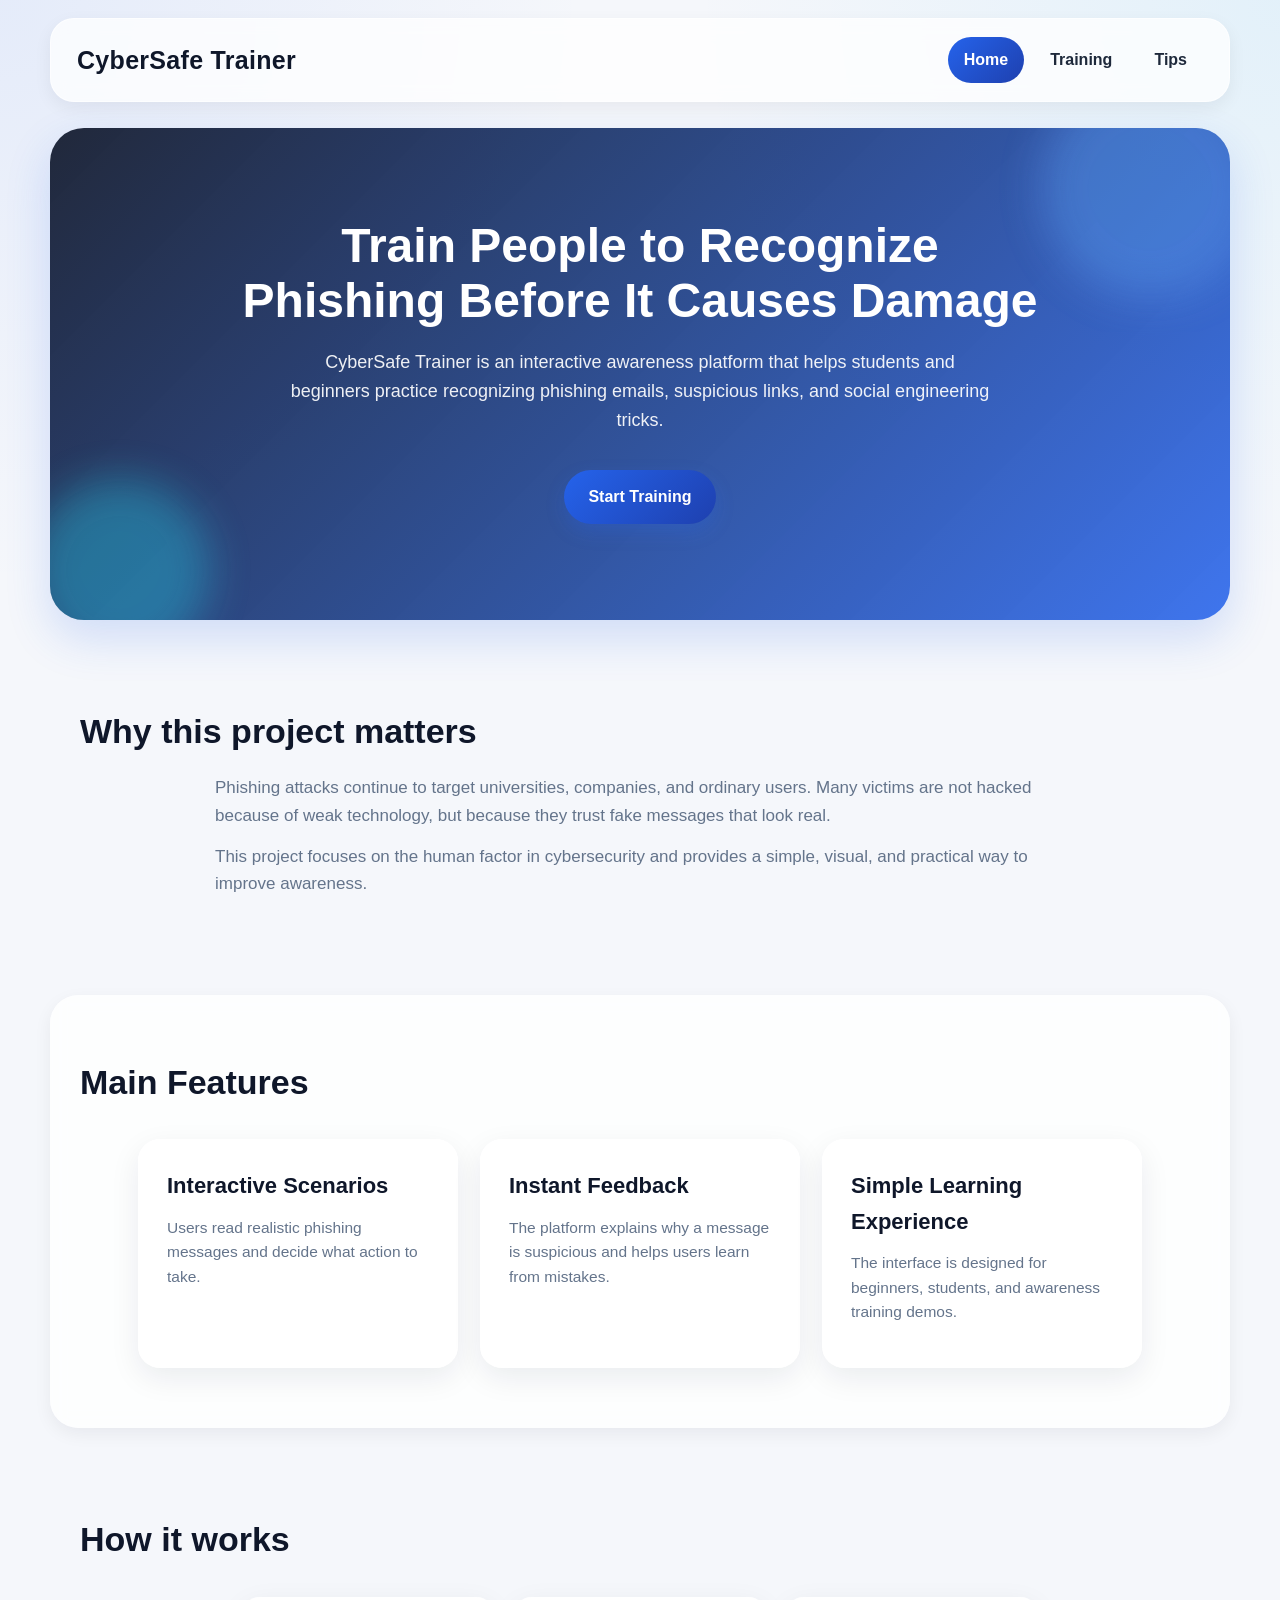
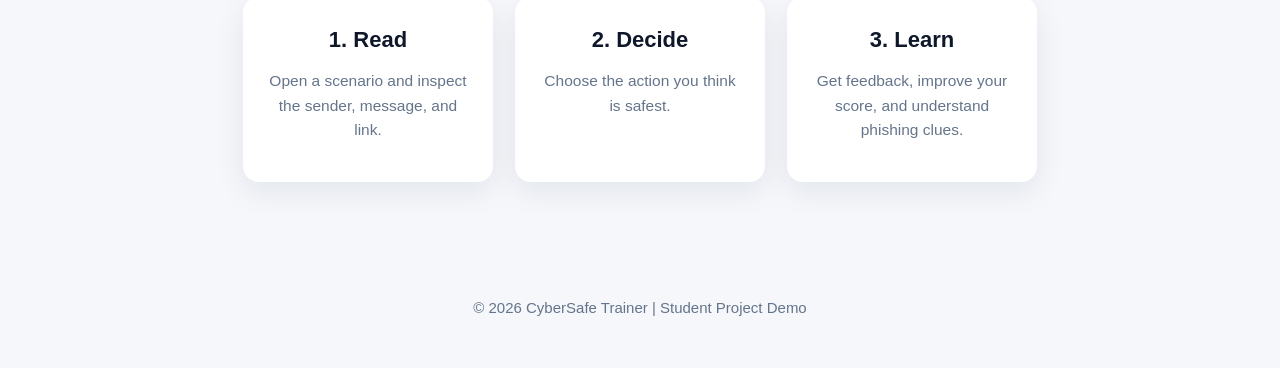
<file: index.html>
<!DOCTYPE html>
<html lang="en">
<head>
    <!-- Basic page information -->
    <meta charset="UTF-8">
    <meta name="viewport" content="width=device-width, initial-scale=1.0">
    <title>CyberSafe Trainer - Home</title>
    <link rel="stylesheet" href="style.css">
</head>
<body>

    <!-- Header / navigation -->
    <header>
        <div class="logo">CyberSafe Trainer</div>

        <nav>
            <a href="index.html" class="active-link">Home</a>
            <a href="training.html">Training</a>
            <a href="tips.html">Tips</a>
        </nav>
    </header>

    <!-- Hero section -->
    <section class="hero">
        <div class="hero-content">
            <h1>Train People to Recognize Phishing Before It Causes Damage</h1>
            <p>
                CyberSafe Trainer is an interactive awareness platform that helps
                students and beginners practice recognizing phishing emails,
                suspicious links, and social engineering tricks.
            </p>

            <a href="training.html" class="btn">Start Training</a>
        </div>
    </section>

    <!-- Problem / project section -->
    <section class="section">
        <h2>Why this project matters</h2>
        <p>
            Phishing attacks continue to target universities, companies, and ordinary users.
            Many victims are not hacked because of weak technology, but because they trust
            fake messages that look real.
        </p>
        <p>
            This project focuses on the human factor in cybersecurity and provides a simple,
            visual, and practical way to improve awareness.
        </p>
    </section>

    <!-- Features -->
    <section class="section light-section">
        <h2>Main Features</h2>

        <div class="card-container">
            <div class="card">
                <h3>Interactive Scenarios</h3>
                <p>
                    Users read realistic phishing messages and decide what action to take.
                </p>
            </div>

            <div class="card">
                <h3>Instant Feedback</h3>
                <p>
                    The platform explains why a message is suspicious and helps users learn from mistakes.
                </p>
            </div>

            <div class="card">
                <h3>Simple Learning Experience</h3>
                <p>
                    The interface is designed for beginners, students, and awareness training demos.
                </p>
            </div>
        </div>
    </section>

    <!-- How it works -->
    <section class="section">
        <h2>How it works</h2>

        <div class="card-container">
            <div class="small-card">
                <h3>1. Read</h3>
                <p>Open a scenario and inspect the sender, message, and link.</p>
            </div>

            <div class="small-card">
                <h3>2. Decide</h3>
                <p>Choose the action you think is safest.</p>
            </div>

            <div class="small-card">
                <h3>3. Learn</h3>
                <p>Get feedback, improve your score, and understand phishing clues.</p>
            </div>
        </div>
    </section>

    <footer>
        <p>&copy; 2026 CyberSafe Trainer | Student Project Demo</p>
    </footer>

</body>
</html>
</file>
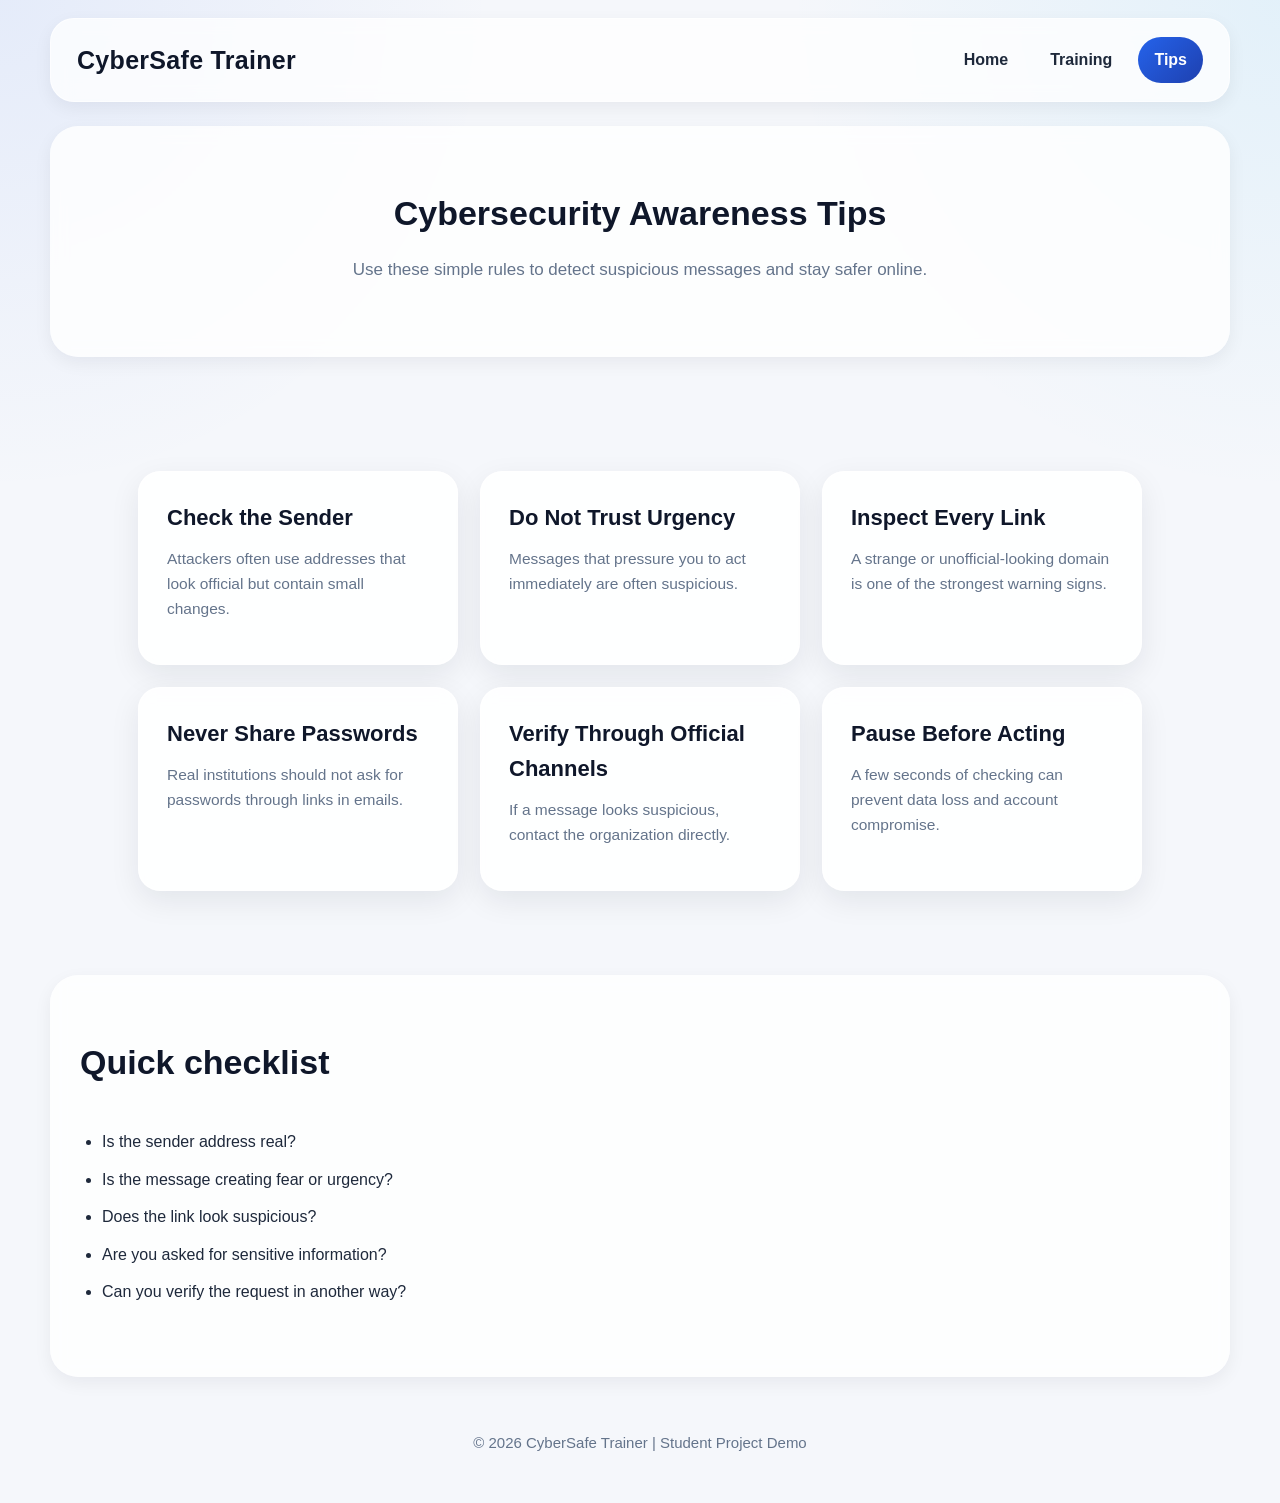
<file: tips.html>
<!DOCTYPE html>
<html lang="en">
<head>
    <!-- Basic settings -->
    <meta charset="UTF-8">
    <meta name="viewport" content="width=device-width, initial-scale=1.0">
    <title>CyberSafe Trainer - Tips</title>
    <link rel="stylesheet" href="style.css">
</head>
<body>

    <!-- Header -->
    <header>
        <div class="logo">CyberSafe Trainer</div>
        <nav>
            <a href="index.html">Home</a>
            <a href="training.html">Training</a>
            <a href="tips.html" class="active-link">Tips</a>
        </nav>
    </header>

    <!-- Title -->
    <section class="page-title">
        <h1>Cybersecurity Awareness Tips</h1>
        <p>
            Use these simple rules to detect suspicious messages and stay safer online.
        </p>
    </section>

    <!-- Tips cards -->
    <section class="section">
        <div class="card-container">
            <div class="card">
                <h3>Check the Sender</h3>
                <p>
                    Attackers often use addresses that look official but contain small changes.
                </p>
            </div>

            <div class="card">
                <h3>Do Not Trust Urgency</h3>
                <p>
                    Messages that pressure you to act immediately are often suspicious.
                </p>
            </div>

            <div class="card">
                <h3>Inspect Every Link</h3>
                <p>
                    A strange or unofficial-looking domain is one of the strongest warning signs.
                </p>
            </div>

            <div class="card">
                <h3>Never Share Passwords</h3>
                <p>
                    Real institutions should not ask for passwords through links in emails.
                </p>
            </div>

            <div class="card">
                <h3>Verify Through Official Channels</h3>
                <p>
                    If a message looks suspicious, contact the organization directly.
                </p>
            </div>

            <div class="card">
                <h3>Pause Before Acting</h3>
                <p>
                    A few seconds of checking can prevent data loss and account compromise.
                </p>
            </div>
        </div>
    </section>

    <!-- Checklist -->
    <section class="section light-section">
        <h2>Quick checklist</h2>
        <ul class="warning-list centered-list">
            <li>Is the sender address real?</li>
            <li>Is the message creating fear or urgency?</li>
            <li>Does the link look suspicious?</li>
            <li>Are you asked for sensitive information?</li>
            <li>Can you verify the request in another way?</li>
        </ul>
    </section>

    <footer>
        <p>&copy; 2026 CyberSafe Trainer | Student Project Demo</p>
    </footer>

</body>
</html>
</file>
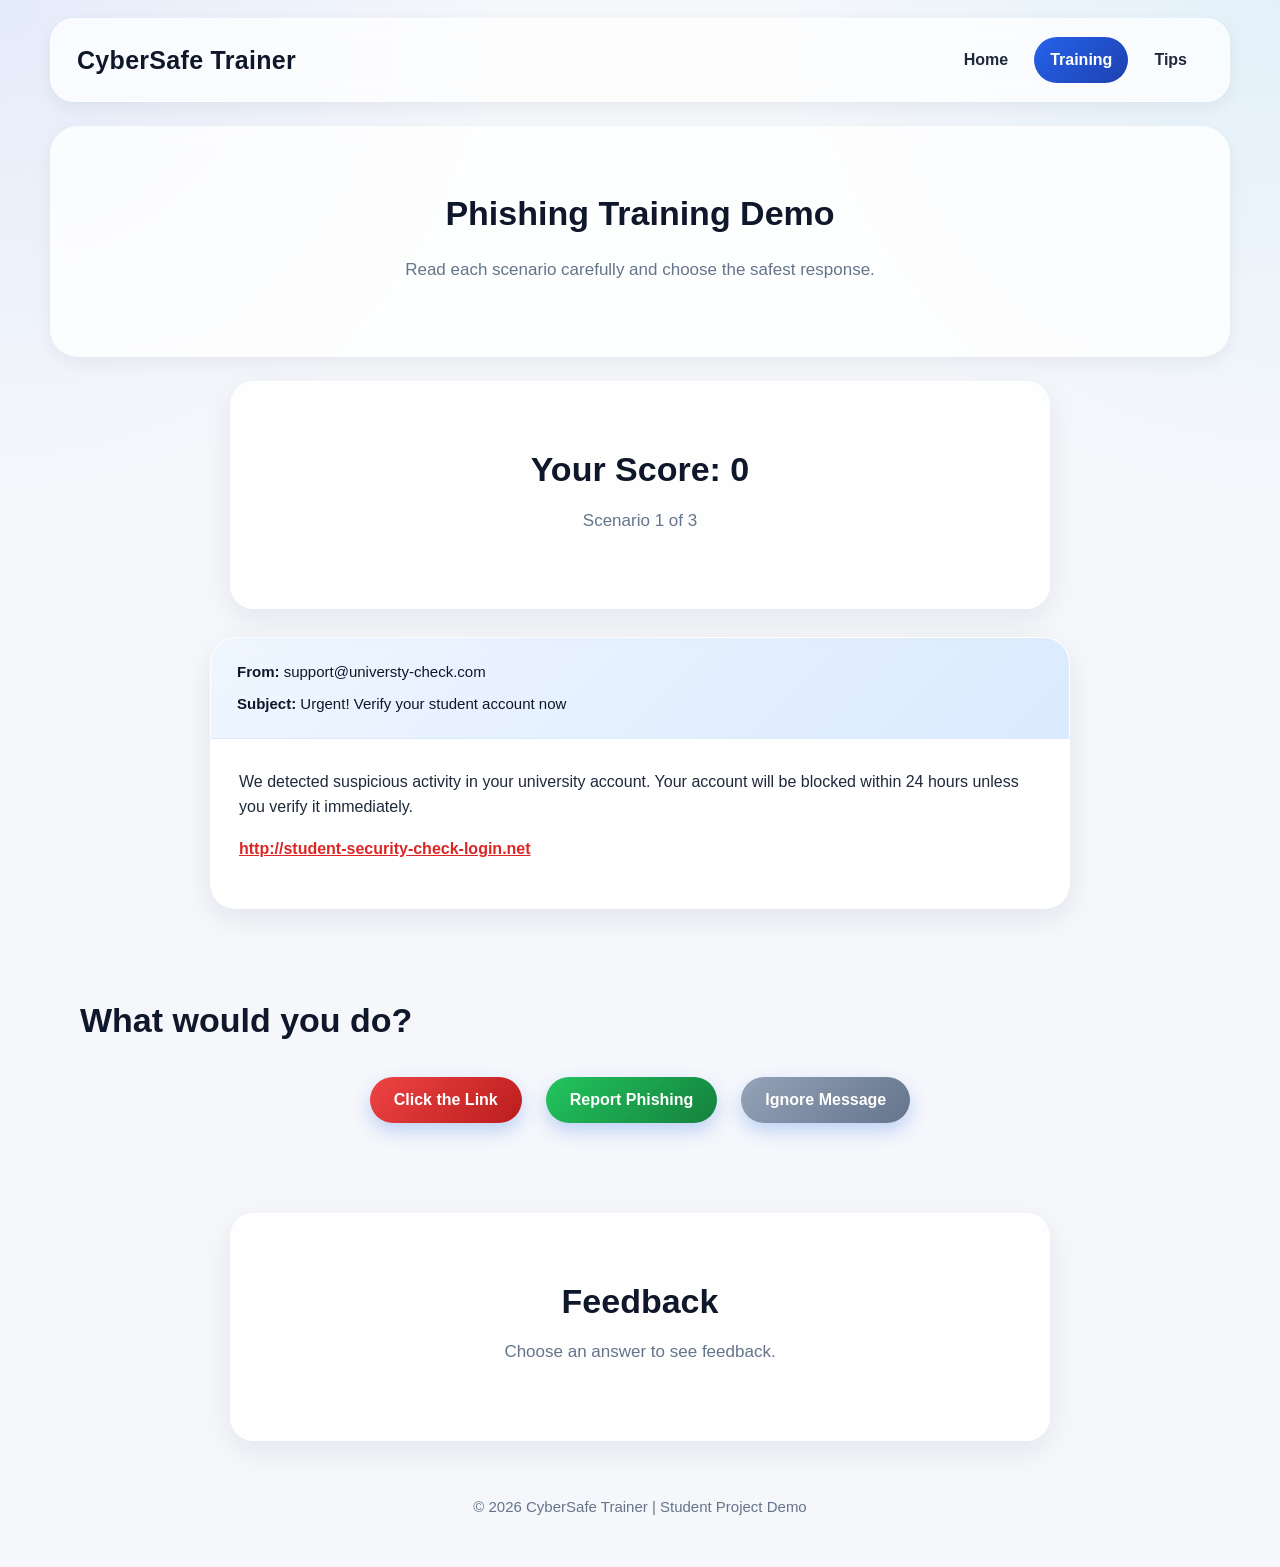
<file: training.html>
<!DOCTYPE html>
<html lang="en">
<head>
    <!-- Basic page settings -->
    <meta charset="UTF-8">
    <meta name="viewport" content="width=device-width, initial-scale=1.0">
    <title>CyberSafe Trainer - Training</title>
    <link rel="stylesheet" href="style.css">
</head>
<body>

    <!-- Header -->
    <header>
        <div class="logo">CyberSafe Trainer</div>
        <nav>
            <a href="index.html">Home</a>
            <a href="training.html" class="active-link">Training</a>
            <a href="tips.html">Tips</a>
        </nav>
    </header>

    <!-- Page title -->
    <section class="page-title">
        <h1>Phishing Training Demo</h1>
        <p>
            Read each scenario carefully and choose the safest response.
        </p>
    </section>

    <!-- Score box -->
    <section class="section score-box">
        <h2>Your Score: <span id="score">0</span></h2>
        <p>
            Scenario <span id="question-number">1</span> of
            <span id="total-questions">3</span>
        </p>
    </section>

    <!-- Scenario area -->
    <section class="email-box">
        <div class="email-header">
            <p><strong>From:</strong> <span id="sender"></span></p>
            <p><strong>Subject:</strong> <span id="subject"></span></p>
        </div>

        <div class="email-body">
            <p id="message"></p>
            <p>
                <a href="#" class="fake-link" id="link-text"></a>
            </p>
        </div>
    </section>

    <!-- Buttons -->
    <section class="section" id="actions-section">
        <h2>What would you do?</h2>

        <div class="button-group">
            <button class="btn red-btn" onclick="checkAnswer('click')">Click the Link</button>
            <button class="btn green-btn" onclick="checkAnswer('report')">Report Phishing</button>
            <button class="btn gray-btn" onclick="checkAnswer('ignore')">Ignore Message</button>
        </div>
    </section>

    <!-- Feedback -->
    <section class="section feedback-box">
        <h2>Feedback</h2>
        <p id="feedback-text">Choose an answer to see feedback.</p>

        <button class="btn" id="next-btn" onclick="nextQuestion()" style="display: none;">
            Next Scenario
        </button>
    </section>

    <footer>
        <p>&copy; 2026 CyberSafe Trainer | Student Project Demo</p>
    </footer>

    <script src="script.js"></script>
</body>
</html>
</file>
<file: style.css>
* {
    margin: 0;
    padding: 0;
    box-sizing: border-box;
}
/* root colors
   Easy to change design palette here
*/
:root {
    --bg-color: #f5f7fb;
    --bg-light: #ffffff;
    --primary: #2563eb;
    --primary-dark: #1e40af;
    --secondary: #0f172a;
    --text-main: #1e293b;
    --text-soft: #64748b;
    --danger: #dc2626;
    --success: #16a34a;
    --neutral: #6b7280;
    --card-shadow: 0 10px 30px rgba(15, 23, 42, 0.08);
    --soft-shadow: 0 6px 18px rgba(15, 23, 42, 0.06);
    --radius-lg: 22px;
    --radius-md: 16px;
    --radius-sm: 12px;
    --max-width: 1180px;
}

body {
    font-family: "Segoe UI", Arial, sans-serif;
    background:
        radial-gradient(circle at top left, rgba(37, 99, 235, 0.08), transparent 25%),
        radial-gradient(circle at top right, rgba(14, 165, 233, 0.08), transparent 25%),
        var(--bg-color);
    color: var(--text-main);
    line-height: 1.6;
}

/* global container feel
  */
.section,
.page-title,
.hero-content,
header,
footer,
.email-box,
.score-box,
.feedback-box {
    width: 100%;
}

header {
    max-width: var(--max-width);
    margin: 18px auto 0;
    padding: 18px 26px;
    background: rgba(255, 255, 255, 0.75);
    backdrop-filter: blur(10px);
    border: 1px solid rgba(255, 255, 255, 0.6);
    border-radius: 24px;
    box-shadow: var(--soft-shadow);

    display: flex;
    justify-content: space-between;
    align-items: center;
    flex-wrap: wrap;
}

/* Logo text */
.logo {
    font-size: 25px;
    font-weight: 800;
    color: var(--secondary);
    letter-spacing: 0.3px;
}

/* Navigation area */
nav {
    display: flex;
    align-items: center;
    gap: 10px;
    flex-wrap: wrap;
}

/* Navigation links */
nav a {
    text-decoration: none;
    color: var(--text-main);
    padding: 10px 16px;
    border-radius: 999px;
    font-weight: 600;
    transition: all 0.25s ease;
}

/* Hover effect */
nav a:hover {
    background-color: rgba(37, 99, 235, 0.08);
    color: var(--primary);
}

/* Active link */
.active-link {
    background: linear-gradient(135deg, var(--primary), var(--primary-dark));
    color: white;
}

.hero {
    max-width: var(--max-width);
    margin: 26px auto 0;
    padding: 90px 30px;
    border-radius: 34px;
    overflow: hidden;
    position: relative;

    background:
        linear-gradient(135deg, rgba(15, 23, 42, 0.92), rgba(37, 99, 235, 0.88)),
        url('') center/cover no-repeat;

    box-shadow: 0 18px 45px rgba(37, 99, 235, 0.18);
}

/* Decorative blur circles */
.hero::before,
.hero::after {
    content: "";
    position: absolute;
    border-radius: 50%;
    filter: blur(20px);
    opacity: 0.35;
}

.hero::before {
    width: 220px;
    height: 220px;
    background: #60a5fa;
    top: -50px;
    right: -30px;
}

.hero::after {
    width: 180px;
    height: 180px;
    background: #22d3ee;
    bottom: -40px;
    left: -20px;
}

/* Hero content */
.hero-content {
    position: relative;
    z-index: 1;
    max-width: 800px;
    margin: 0 auto;
    text-align: center;
    color: white;
}

/* Hero heading */
.hero h1 {
    font-size: 48px;
    line-height: 1.15;
    margin-bottom: 20px;
    font-weight: 800;
}

/* Hero paragraph */
.hero p {
    font-size: 18px;
    color: rgba(255, 255, 255, 0.92);
    max-width: 700px;
    margin: 0 auto 30px;
}

/* 
 general section blocks
 */
.section,
.page-title {
    max-width: var(--max-width);
    margin: 24px auto 0;
    padding: 60px 30px;
}

/* Page title box */
.page-title {
    text-align: center;
    background: rgba(255, 255, 255, 0.8);
    border-radius: 28px;
    box-shadow: var(--soft-shadow);
    backdrop-filter: blur(8px);
}

/* Light section */
.light-section {
    background: rgba(255, 255, 255, 0.8);
    border-radius: 28px;
    box-shadow: var(--soft-shadow);
    backdrop-filter: blur(8px);
}

/* Section titles */
.section h2,
.page-title h1 {
    font-size: 34px;
    color: var(--secondary);
    margin-bottom: 16px;
}

/* Paragraphs */
.section p,
.page-title p {
    max-width: 850px;
    margin: 0 auto 14px;
    color: var(--text-soft);
    font-size: 17px;
}

/* buttons*/
.btn {
    display: inline-block;
    border: none;
    cursor: pointer;
    text-decoration: none;
    padding: 14px 24px;
    border-radius: 999px;
    font-size: 16px;
    font-weight: 700;
    transition: transform 0.2s ease, box-shadow 0.2s ease, opacity 0.2s ease;
    background: linear-gradient(135deg, var(--primary), var(--primary-dark));
    color: white;
    box-shadow: 0 8px 18px rgba(37, 99, 235, 0.25);
    margin: 6px;
}

.btn:hover {
    transform: translateY(-2px);
    opacity: 0.96;
}

/* Different action buttons */
.red-btn {
    background: linear-gradient(135deg, #ef4444, #b91c1c);
}

.green-btn {
    background: linear-gradient(135deg, #22c55e, #15803d);
}

.gray-btn {
    background: linear-gradient(135deg, #94a3b8, #64748b);
}

.card-container {
    display: flex;
    justify-content: center;
    align-items: stretch;
    flex-wrap: wrap;
    gap: 22px;
    margin-top: 30px;
}

/* Main card */
.card {
    width: 320px;
    background: rgba(255, 255, 255, 0.9);
    backdrop-filter: blur(8px);
    padding: 28px;
    border-radius: var(--radius-lg);
    box-shadow: var(--card-shadow);
    border: 1px solid rgba(255, 255, 255, 0.6);
    transition: transform 0.25s ease, box-shadow 0.25s ease;
    text-align: left;
}

.card:hover,
.small-card:hover {
    transform: translateY(-6px);
    box-shadow: 0 16px 35px rgba(15, 23, 42, 0.12);
}

/* Small card */
.small-card {
    width: 250px;
    background: rgba(255, 255, 255, 0.92);
    padding: 24px;
    border-radius: var(--radius-md);
    box-shadow: var(--card-shadow);
    border: 1px solid rgba(255, 255, 255, 0.7);
    text-align: center;
    transition: transform 0.25s ease, box-shadow 0.25s ease;
}

/* Card headings */
.card h3,
.small-card h3 {
    color: var(--secondary);
    margin-bottom: 12px;
    font-size: 22px;
}

/* Card text */
.card p,
.small-card p {
    color: var(--text-soft);
    font-size: 15.5px;
}


.score-box,
.feedback-box {
    max-width: 820px;
    margin: 24px auto 0;
    background: rgba(255, 255, 255, 0.88);
    backdrop-filter: blur(8px);
    border-radius: 24px;
    box-shadow: var(--card-shadow);
    border: 1px solid rgba(255, 255, 255, 0.6);
    text-align: center;
}

.score-box h2,
.feedback-box h2 {
    margin-bottom: 10px;
}


.email-box {
    max-width: 860px;
    margin: 28px auto 0;
    background: rgba(255, 255, 255, 0.94);
    border-radius: 26px;
    box-shadow: var(--card-shadow);
    overflow: hidden;
    border: 1px solid rgba(255, 255, 255, 0.75);
}

/* Email header */
.email-header {
    background: linear-gradient(135deg, #eff6ff, #dbeafe);
    padding: 22px 26px;
    border-bottom: 1px solid #dbeafe;
    text-align: left;
}

.email-header p {
    color: var(--secondary);
    margin-bottom: 8px;
    font-size: 15px;
}

.email-header p:last-child {
    margin-bottom: 0;
}

/* Email body */
.email-body {
    padding: 30px 28px;
    text-align: left;
}

.email-body p {
    margin-bottom: 16px;
    color: var(--text-main);
    font-size: 16px;
}

/* Suspicious link */
.fake-link {
    color: var(--danger);
    text-decoration: underline;
    word-break: break-all;
    font-weight: 600;
}



.warning-list {
    max-width: 650px;
    margin: 24px auto 0;
    padding-left: 22px;
    text-align: left;
}

.warning-list li {
    margin-bottom: 12px;
    color: var(--text-main);
}

/* Centered checklist */
.centered-list {
    display: inline-block;
}


.button-group {
    display: flex;
    justify-content: center;
    flex-wrap: wrap;
    gap: 12px;
    margin-top: 24px;
}


.result-box {
    padding: 50px 30px;
    text-align: center;
}

.result-box h2 {
    font-size: 34px;
    color: var(--secondary);
    margin-bottom: 18px;
}

.result-box p {
    font-size: 17px;
    color: var(--text-soft);
    margin-bottom: 14px;
}


footer {
    max-width: var(--max-width);
    margin: 30px auto 24px;
    padding: 24px 20px;
    text-align: center;
    color: var(--text-soft);
    font-size: 15px;
}


@media (max-width: 992px) {
    .hero h1 {
        font-size: 40px;
    }

    .section h2,
    .page-title h1 {
        font-size: 30px;
    }
}

@media (max-width: 768px) {
    header {
        justify-content: center;
        text-align: center;
        gap: 14px;
    }

    nav {
        justify-content: center;
    }

    .hero {
        padding: 70px 22px;
        border-radius: 26px;
    }

    .hero h1 {
        font-size: 32px;
    }

    .hero p {
        font-size: 16px;
    }

    .section,
    .page-title {
        padding: 42px 20px;
    }

    .card,
    .small-card {
        width: 100%;
        max-width: 420px;
    }

    .button-group {
        flex-direction: column;
        align-items: center;
    }

    .btn {
        width: 100%;
        max-width: 320px;
    }

    .email-header,
    .email-body {
        padding-left: 20px;
        padding-right: 20px;
    }
}
</file>
